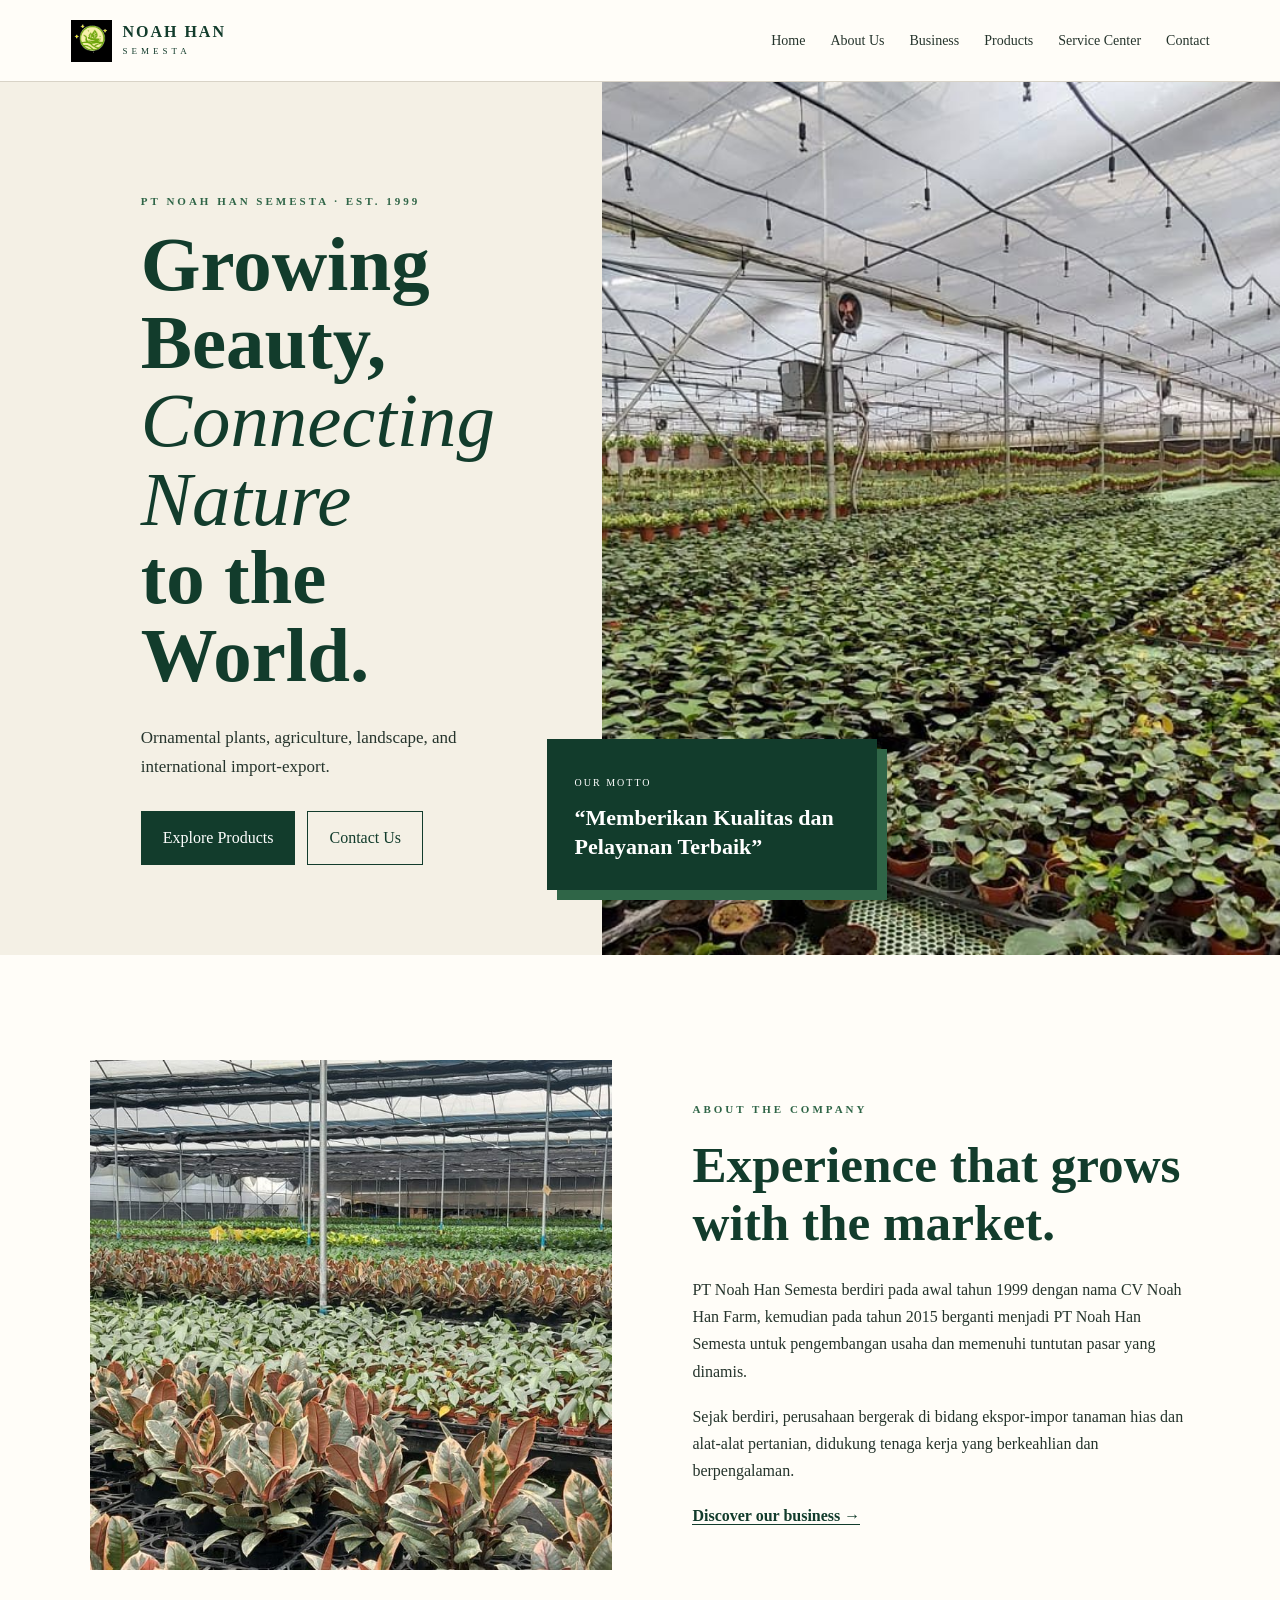
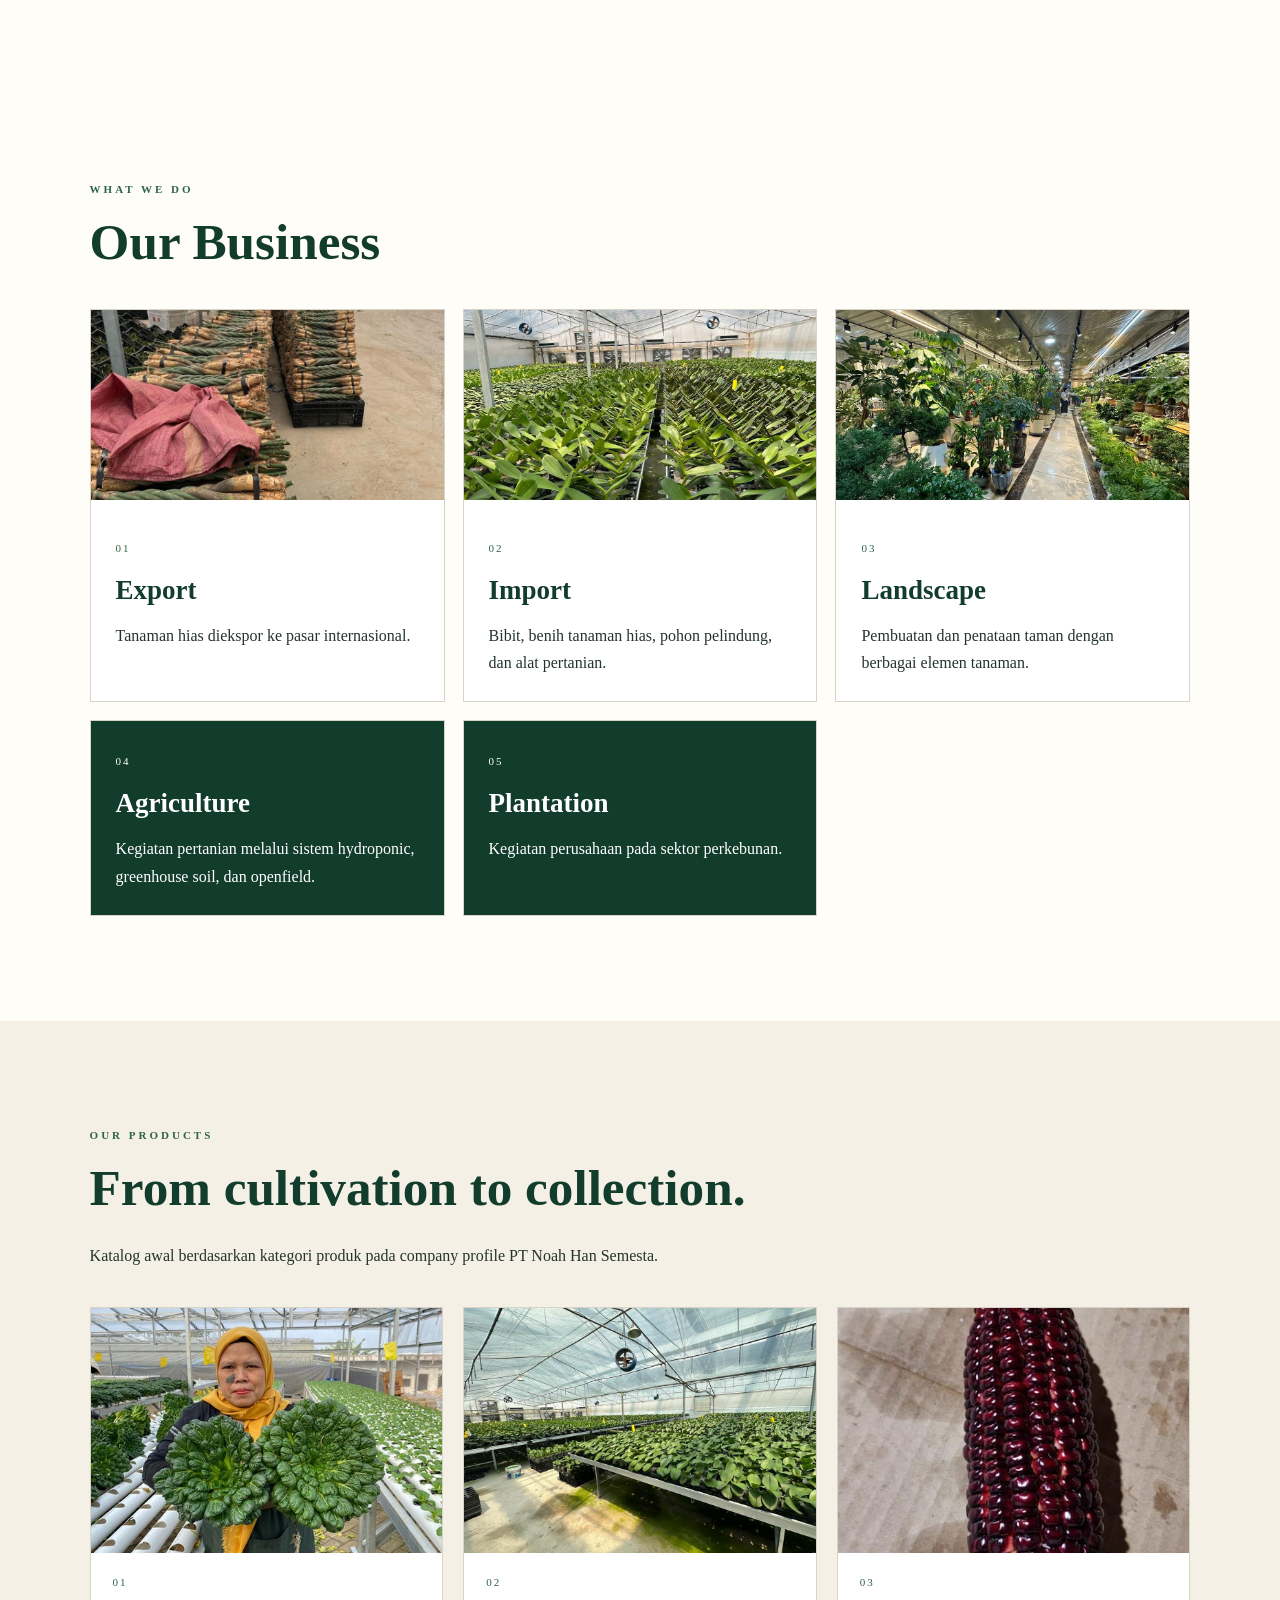
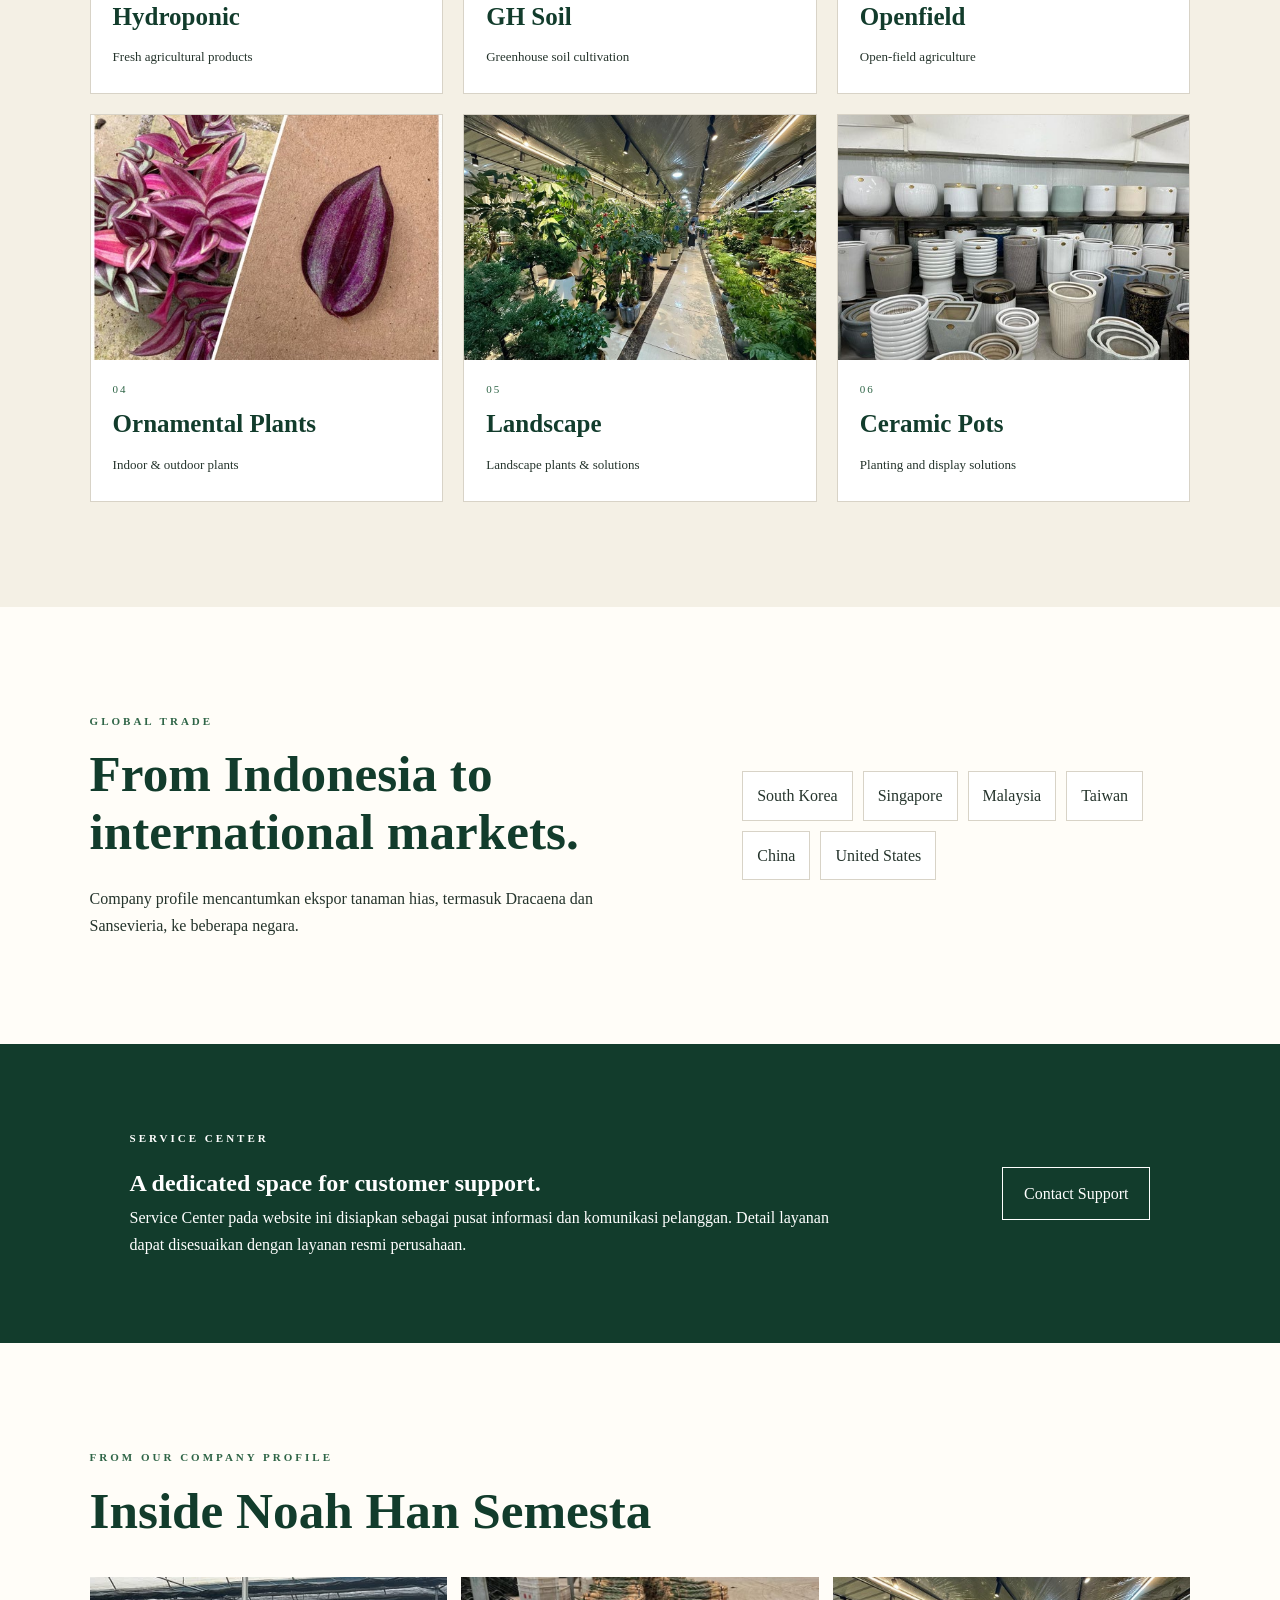
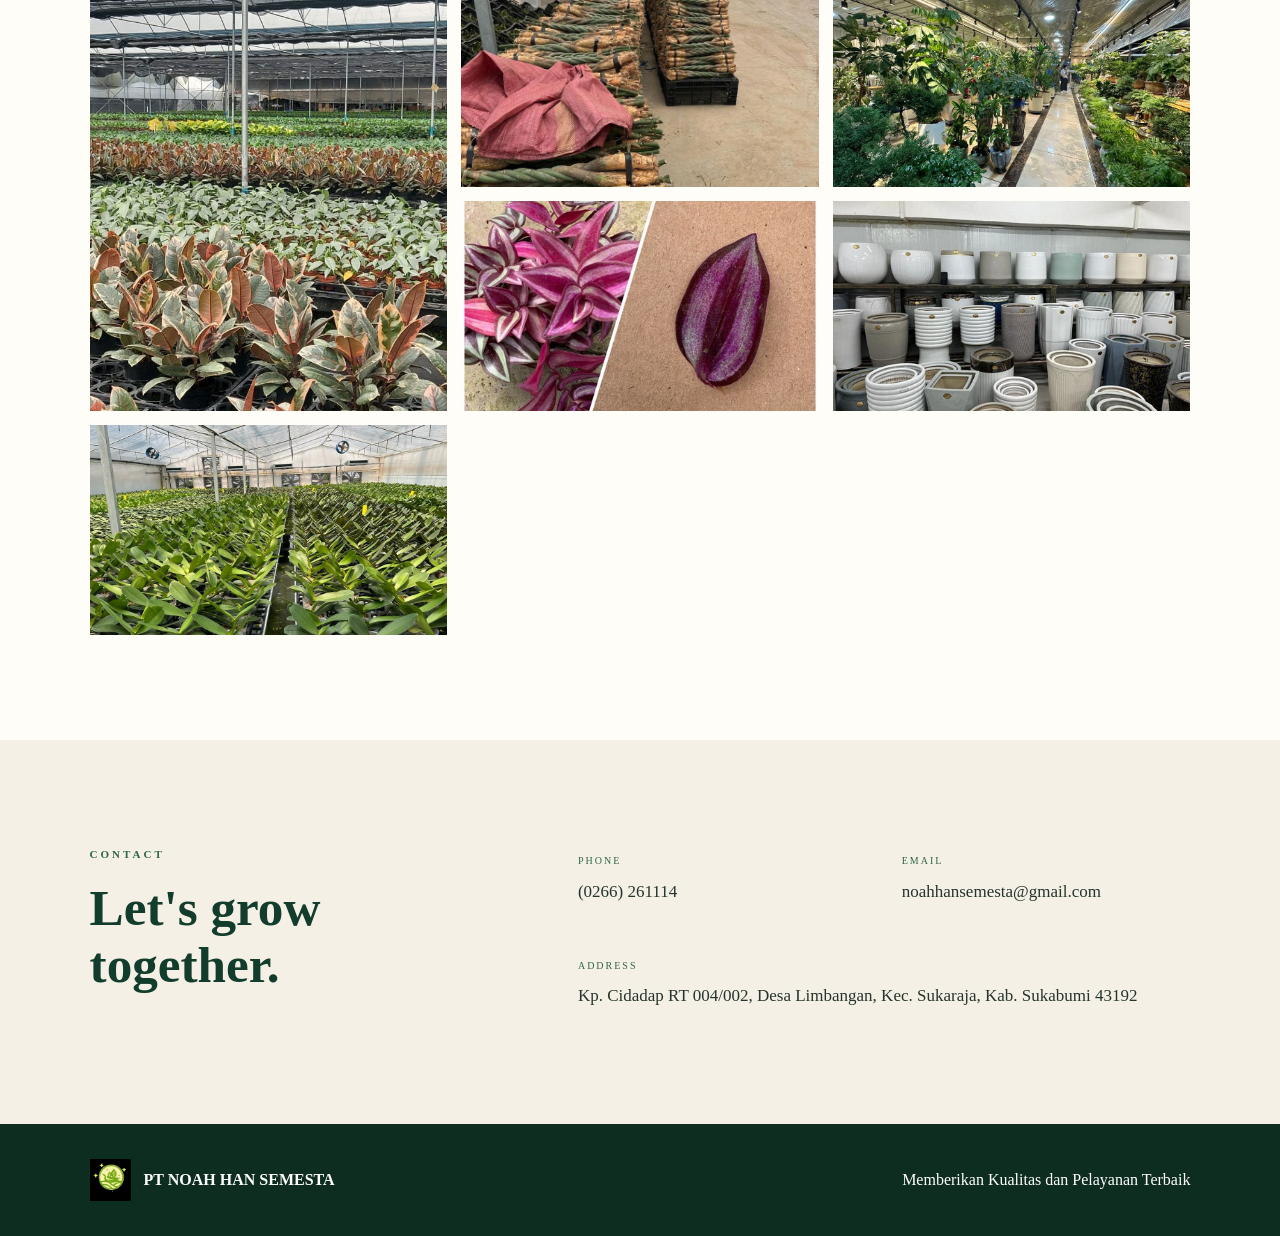
<file: index.html>
<!DOCTYPE html>
<html lang="id">
<head><meta name="google-site-verification" content="jVj6mM7nuvpWPGi5SfNDPE3593wB5dEkW7X7eLh2lZE" />
<meta charset="UTF-8"><meta name="viewport" content="width=device-width, initial-scale=1.0">
<title>PT Noah Han Semesta | Ornamental Plants & Agriculture</title>
<link rel="stylesheet" href="style.css">
</head>
<body>
<header class="navbar">
  <a class="brand" href="#home"><img src="images/logo-candidate-6.jpeg" alt="Logo PT Noah Han Semesta"><span>NOAH HAN<br><small>SEMESTA</small></span></a>
  <nav><a href="#home">Home</a><a href="#about">About Us</a><a href="#business">Business</a><a href="#products">Products</a><a href="#service">Service Center</a><a href="#contact">Contact</a></nav>
</header>
<main>
<section id="home" class="hero">
  <div class="hero-copy"><p class="eyebrow">PT NOAH HAN SEMESTA · EST. 1999</p><h1>Growing Beauty,<br><em>Connecting Nature</em><br>to the World.</h1><p class="hero-text">Ornamental plants, agriculture, landscape, and international import-export.</p><div class="buttons"><a class="btn primary" href="#products">Explore Products</a><a class="btn secondary" href="#contact">Contact Us</a></div></div>
  <div class="hero-media"><img src="images/p1-1.jpeg" alt="Greenhouse PT Noah Han Semesta"><div class="motto"><span>OUR MOTTO</span><strong>“Memberikan Kualitas dan Pelayanan Terbaik”</strong></div></div>
</section>
<section id="about" class="section about"><div class="image-wrap"><img src="images/p3-1.jpeg" alt="Greenhouse tanaman PT Noah Han Semesta"></div><div class="about-copy"><p class="eyebrow">ABOUT THE COMPANY</p><h2>Experience that grows with the market.</h2><p>PT Noah Han Semesta berdiri pada awal tahun 1999 dengan nama CV Noah Han Farm, kemudian pada tahun 2015 berganti menjadi PT Noah Han Semesta untuk pengembangan usaha dan memenuhi tuntutan pasar yang dinamis.</p><p>Sejak berdiri, perusahaan bergerak di bidang ekspor-impor tanaman hias dan alat-alat pertanian, didukung tenaga kerja yang berkeahlian dan berpengalaman.</p><a class="text-link" href="#business">Discover our business →</a></div></section>
<section id="business" class="section business"><div class="section-head"><p class="eyebrow">WHAT WE DO</p><h2>Our Business</h2></div><div class="business-grid">
<article><img src="images/p8-1.jpeg" alt="Kegiatan ekspor tanaman hias"><div><span>01</span><h3>Export</h3><p>Tanaman hias diekspor ke pasar internasional.</p></div></article>
<article><img src="images/p9-1.jpeg" alt="Tanaman untuk kegiatan impor"><div><span>02</span><h3>Import</h3><p>Bibit, benih tanaman hias, pohon pelindung, dan alat pertanian.</p></div></article>
<article><img src="images/p10-1.jpeg" alt="Landscape tanaman"><div><span>03</span><h3>Landscape</h3><p>Pembuatan dan penataan taman dengan berbagai elemen tanaman.</p></div></article>
<article class="no-image"><div><span>04</span><h3>Agriculture</h3><p>Kegiatan pertanian melalui sistem hydroponic, greenhouse soil, dan openfield.</p></div></article>
<article class="no-image"><div><span>05</span><h3>Plantation</h3><p>Kegiatan perusahaan pada sektor perkebunan.</p></div></article>
</div></section>
<section id="products" class="section products"><div class="section-head"><p class="eyebrow">OUR PRODUCTS</p><h2>From cultivation to collection.</h2><p class="lead">Katalog awal berdasarkan kategori produk pada company profile PT Noah Han Semesta.</p></div><div class="product-grid">
<article class="product-card"><img src="images/p11-1.jpeg" alt="Hydroponic"><div><p>01</p><h3>Hydroponic</h3><span>Fresh agricultural products</span></div></article>
<article class="product-card"><img src="images/p4-1.jpeg" alt="Greenhouse soil cultivation"><div><p>02</p><h3>GH Soil</h3><span>Greenhouse soil cultivation</span></div></article>
<article class="product-card"><img src="images/p13-1.jpeg" alt="Openfield"><div><p>03</p><h3>Openfield</h3><span>Open-field agriculture</span></div></article>
<article class="product-card"><img src="images/p14-1.jpeg" alt="Ornamental plants"><div><p>04</p><h3>Ornamental Plants</h3><span>Indoor & outdoor plants</span></div></article>
<article class="product-card"><img src="images/p10-1.jpeg" alt="Landscape"><div><p>05</p><h3>Landscape</h3><span>Landscape plants & solutions</span></div></article>
<article class="product-card"><img src="images/p16-1.jpeg" alt="Ceramic pots"><div><p>06</p><h3>Ceramic Pots</h3><span>Planting and display solutions</span></div></article>
</div></section>
<section class="section global"><div><p class="eyebrow">GLOBAL TRADE</p><h2>From Indonesia to international markets.</h2><p>Company profile mencantumkan ekspor tanaman hias, termasuk Dracaena dan Sansevieria, ke beberapa negara.</p></div><div class="country-list"><span>South Korea</span><span>Singapore</span><span>Malaysia</span><span>Taiwan</span><span>China</span><span>United States</span></div></section>
<section id="service" class="service"><div class="service-inner"><div><p class="eyebrow">SERVICE CENTER</p><h2>A dedicated space for customer support.</h2><p>Service Center pada website ini disiapkan sebagai pusat informasi dan komunikasi pelanggan. Detail layanan dapat disesuaikan dengan layanan resmi perusahaan.</p></div><a class="btn light" href="#contact">Contact Support</a></div></section>
<section class="section gallery"><div class="section-head"><p class="eyebrow">FROM OUR COMPANY PROFILE</p><h2>Inside Noah Han Semesta</h2></div><div class="gallery-grid"><img src="images/p3-1.jpeg" alt="Greenhouse"><img src="images/p8-1.jpeg" alt="Export preparation"><img src="images/p10-1.jpeg" alt="Landscape"><img src="images/p14-1.jpeg" alt="Ornamental plants"><img src="images/p16-1.jpeg" alt="Ceramic pots"><img src="images/p9-1.jpeg" alt="Import plants"></div></section>
<section id="contact" class="section contact"><div><p class="eyebrow">CONTACT</p><h2>Let's grow together.</h2></div><div class="contact-info"><div><small>PHONE</small><p>(0266) 261114</p></div><div><small>EMAIL</small><p>noahhansemesta@gmail.com</p></div><div><small>ADDRESS</small><p>Kp. Cidadap RT 004/002, Desa Limbangan, Kec. Sukaraja, Kab. Sukabumi 43192</p></div></div></section>
</main>
<footer><div class="footer-brand"><img src="images/logo-candidate-6.jpeg" alt="Logo"><strong>PT NOAH HAN SEMESTA</strong></div><p>Memberikan Kualitas dan Pelayanan Terbaik</p></footer>
<script src="script.js"></script>
</body></html>
</file>
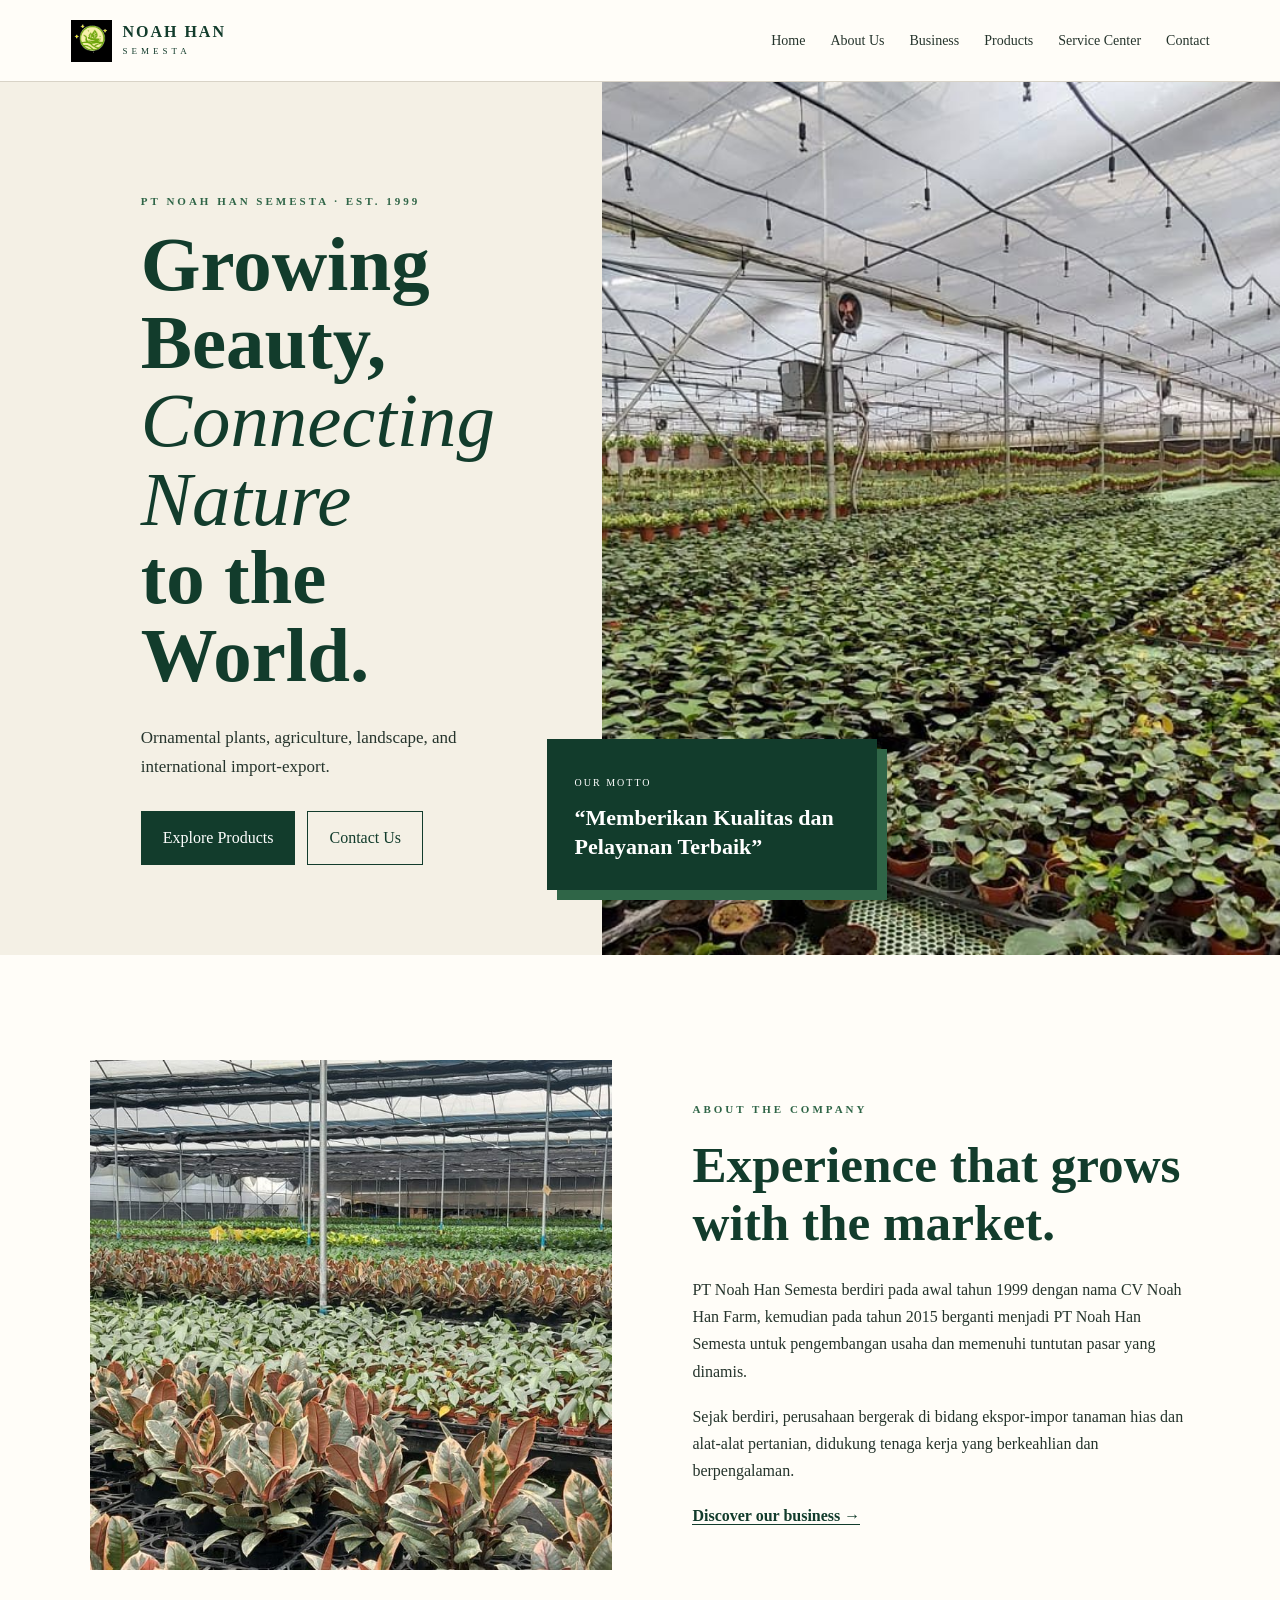
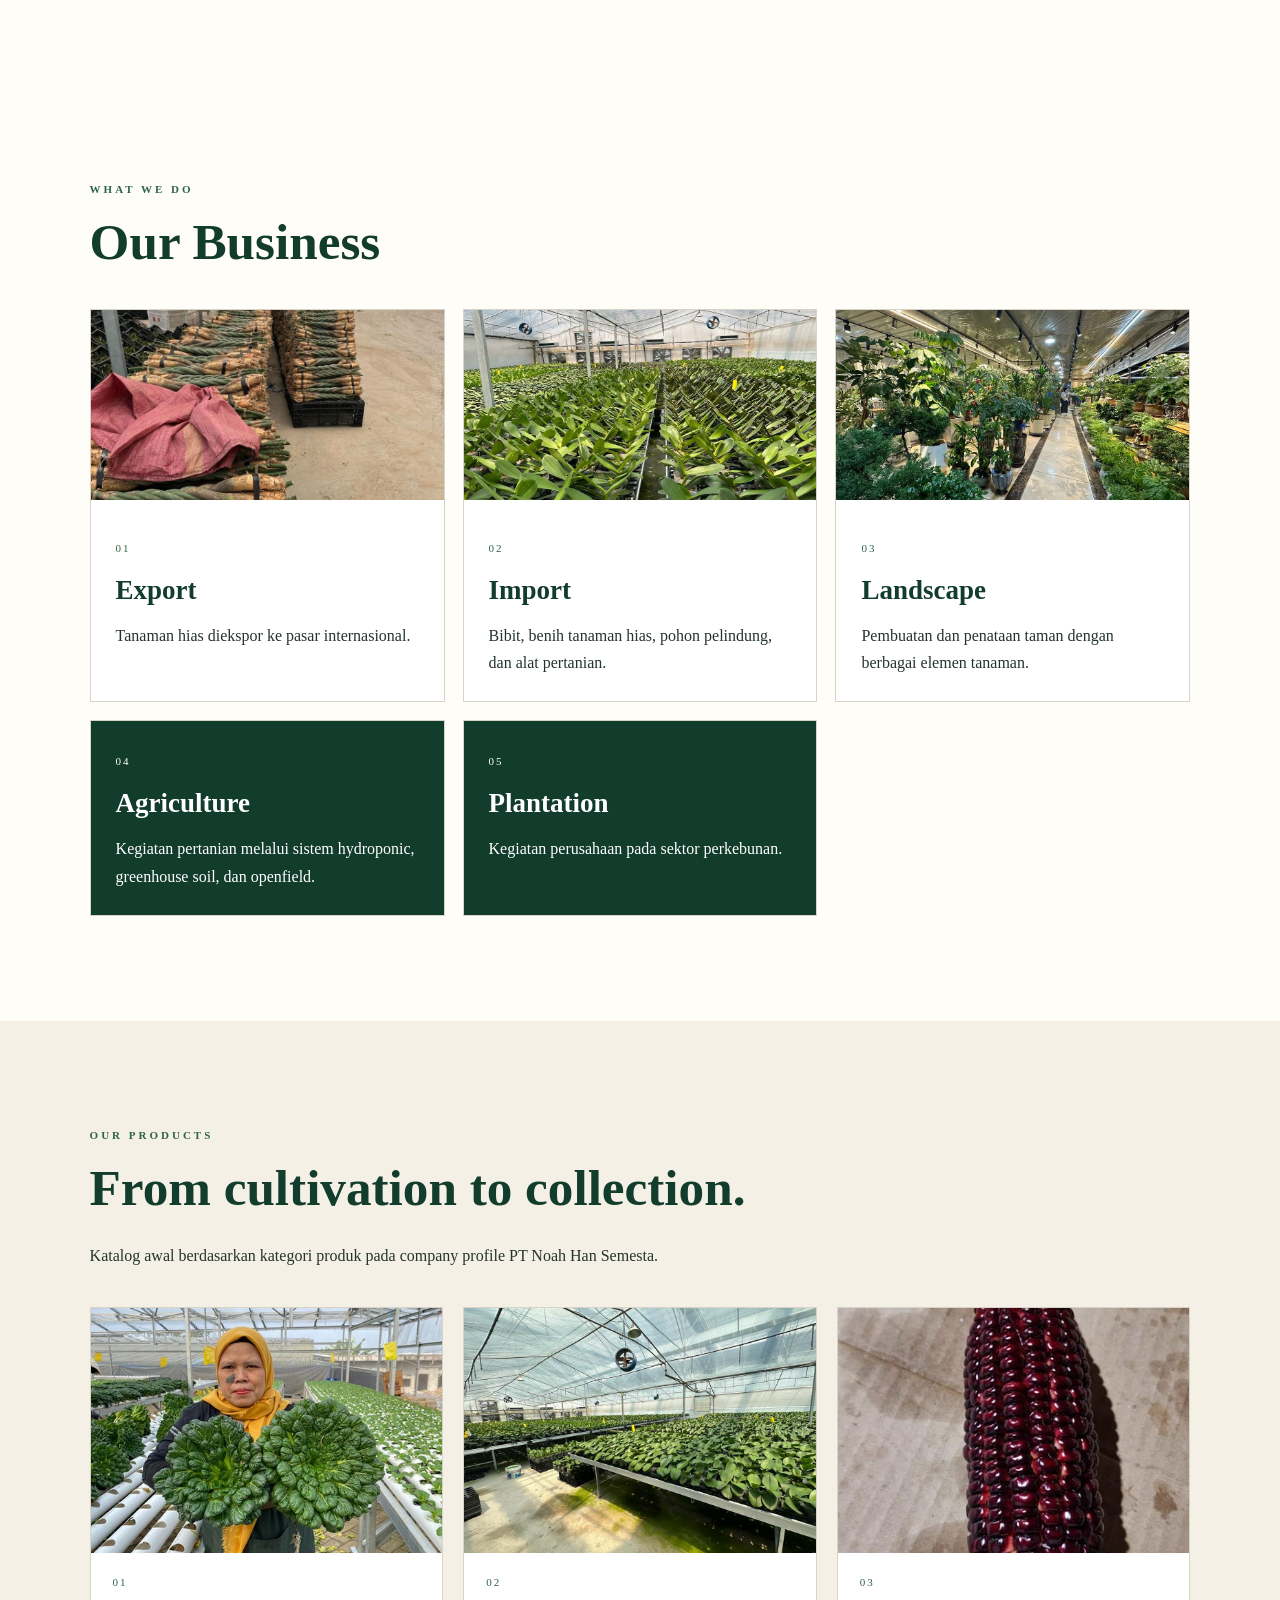
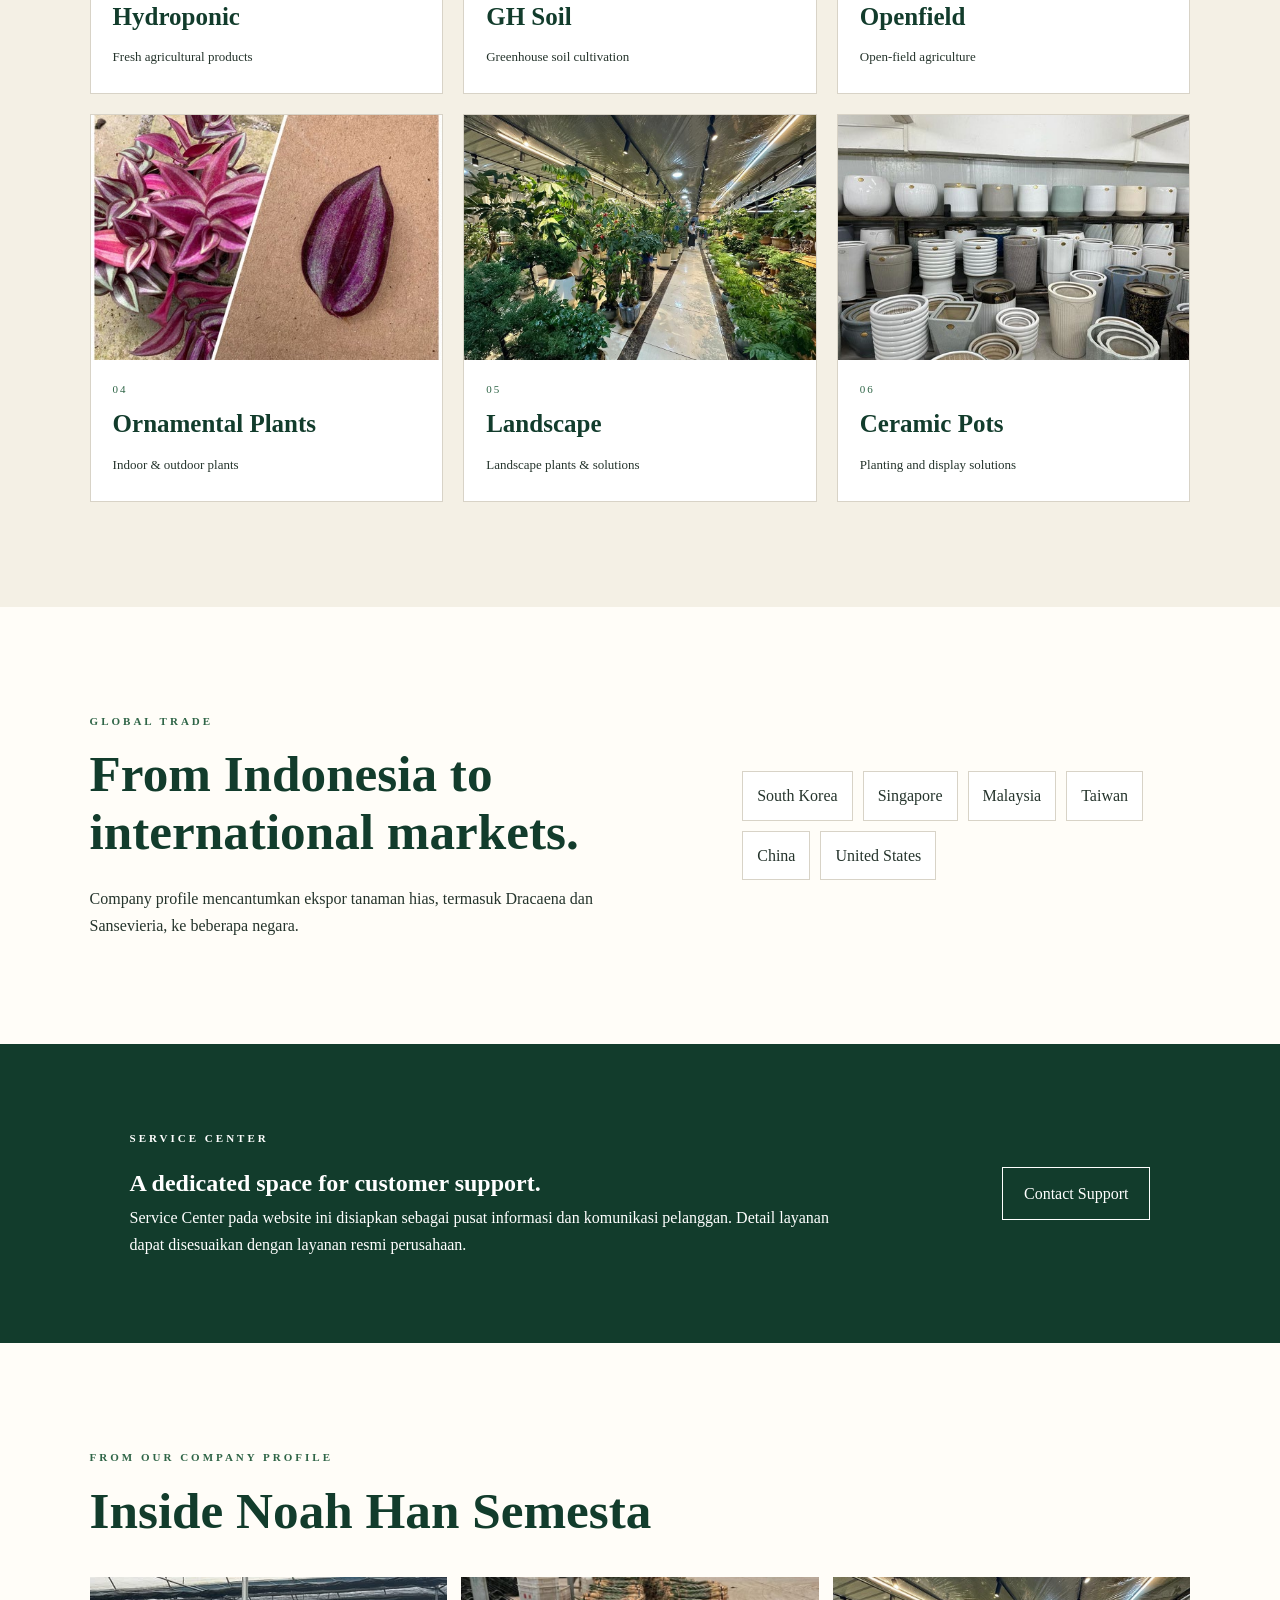
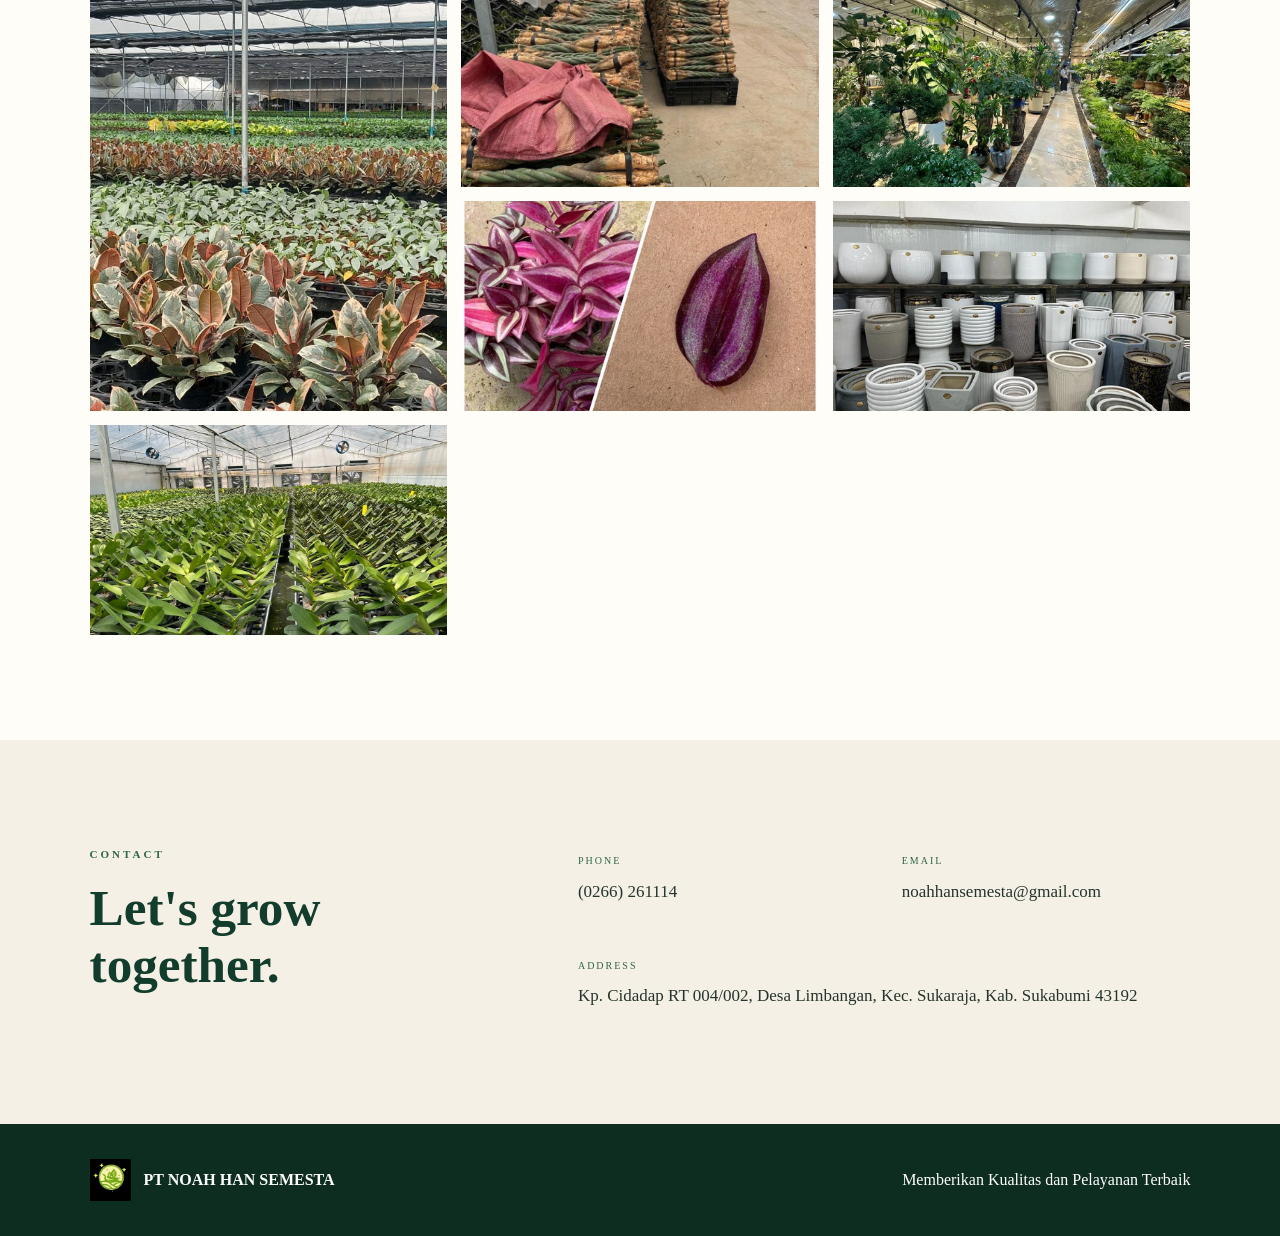
<file: PT-Noah-Han-Semesta-Website-V2-Media/index.html>
<!DOCTYPE html>
<html lang="id">
<head>
<meta charset="UTF-8"><meta name="viewport" content="width=device-width, initial-scale=1.0">
<title>PT Noah Han Semesta | Ornamental Plants & Agriculture</title>
<link rel="stylesheet" href="style.css">
</head>
<body>
<header class="navbar">
  <a class="brand" href="#home"><img src="images/logo-candidate-6.jpeg" alt="Logo PT Noah Han Semesta"><span>NOAH HAN<br><small>SEMESTA</small></span></a>
  <nav><a href="#home">Home</a><a href="#about">About Us</a><a href="#business">Business</a><a href="#products">Products</a><a href="#service">Service Center</a><a href="#contact">Contact</a></nav>
</header>
<main>
<section id="home" class="hero">
  <div class="hero-copy"><p class="eyebrow">PT NOAH HAN SEMESTA · EST. 1999</p><h1>Growing Beauty,<br><em>Connecting Nature</em><br>to the World.</h1><p class="hero-text">Ornamental plants, agriculture, landscape, and international import-export.</p><div class="buttons"><a class="btn primary" href="#products">Explore Products</a><a class="btn secondary" href="#contact">Contact Us</a></div></div>
  <div class="hero-media"><img src="images/p1-1.jpeg" alt="Greenhouse PT Noah Han Semesta"><div class="motto"><span>OUR MOTTO</span><strong>“Memberikan Kualitas dan Pelayanan Terbaik”</strong></div></div>
</section>
<section id="about" class="section about"><div class="image-wrap"><img src="images/p3-1.jpeg" alt="Greenhouse tanaman PT Noah Han Semesta"></div><div class="about-copy"><p class="eyebrow">ABOUT THE COMPANY</p><h2>Experience that grows with the market.</h2><p>PT Noah Han Semesta berdiri pada awal tahun 1999 dengan nama CV Noah Han Farm, kemudian pada tahun 2015 berganti menjadi PT Noah Han Semesta untuk pengembangan usaha dan memenuhi tuntutan pasar yang dinamis.</p><p>Sejak berdiri, perusahaan bergerak di bidang ekspor-impor tanaman hias dan alat-alat pertanian, didukung tenaga kerja yang berkeahlian dan berpengalaman.</p><a class="text-link" href="#business">Discover our business →</a></div></section>
<section id="business" class="section business"><div class="section-head"><p class="eyebrow">WHAT WE DO</p><h2>Our Business</h2></div><div class="business-grid">
<article><img src="images/p8-1.jpeg" alt="Kegiatan ekspor tanaman hias"><div><span>01</span><h3>Export</h3><p>Tanaman hias diekspor ke pasar internasional.</p></div></article>
<article><img src="images/p9-1.jpeg" alt="Tanaman untuk kegiatan impor"><div><span>02</span><h3>Import</h3><p>Bibit, benih tanaman hias, pohon pelindung, dan alat pertanian.</p></div></article>
<article><img src="images/p10-1.jpeg" alt="Landscape tanaman"><div><span>03</span><h3>Landscape</h3><p>Pembuatan dan penataan taman dengan berbagai elemen tanaman.</p></div></article>
<article class="no-image"><div><span>04</span><h3>Agriculture</h3><p>Kegiatan pertanian melalui sistem hydroponic, greenhouse soil, dan openfield.</p></div></article>
<article class="no-image"><div><span>05</span><h3>Plantation</h3><p>Kegiatan perusahaan pada sektor perkebunan.</p></div></article>
</div></section>
<section id="products" class="section products"><div class="section-head"><p class="eyebrow">OUR PRODUCTS</p><h2>From cultivation to collection.</h2><p class="lead">Katalog awal berdasarkan kategori produk pada company profile PT Noah Han Semesta.</p></div><div class="product-grid">
<article class="product-card"><img src="images/p11-1.jpeg" alt="Hydroponic"><div><p>01</p><h3>Hydroponic</h3><span>Fresh agricultural products</span></div></article>
<article class="product-card"><img src="images/p4-1.jpeg" alt="Greenhouse soil cultivation"><div><p>02</p><h3>GH Soil</h3><span>Greenhouse soil cultivation</span></div></article>
<article class="product-card"><img src="images/p13-1.jpeg" alt="Openfield"><div><p>03</p><h3>Openfield</h3><span>Open-field agriculture</span></div></article>
<article class="product-card"><img src="images/p14-1.jpeg" alt="Ornamental plants"><div><p>04</p><h3>Ornamental Plants</h3><span>Indoor & outdoor plants</span></div></article>
<article class="product-card"><img src="images/p10-1.jpeg" alt="Landscape"><div><p>05</p><h3>Landscape</h3><span>Landscape plants & solutions</span></div></article>
<article class="product-card"><img src="images/p16-1.jpeg" alt="Ceramic pots"><div><p>06</p><h3>Ceramic Pots</h3><span>Planting and display solutions</span></div></article>
</div></section>
<section class="section global"><div><p class="eyebrow">GLOBAL TRADE</p><h2>From Indonesia to international markets.</h2><p>Company profile mencantumkan ekspor tanaman hias, termasuk Dracaena dan Sansevieria, ke beberapa negara.</p></div><div class="country-list"><span>South Korea</span><span>Singapore</span><span>Malaysia</span><span>Taiwan</span><span>China</span><span>United States</span></div></section>
<section id="service" class="service"><div class="service-inner"><div><p class="eyebrow">SERVICE CENTER</p><h2>A dedicated space for customer support.</h2><p>Service Center pada website ini disiapkan sebagai pusat informasi dan komunikasi pelanggan. Detail layanan dapat disesuaikan dengan layanan resmi perusahaan.</p></div><a class="btn light" href="#contact">Contact Support</a></div></section>
<section class="section gallery"><div class="section-head"><p class="eyebrow">FROM OUR COMPANY PROFILE</p><h2>Inside Noah Han Semesta</h2></div><div class="gallery-grid"><img src="images/p3-1.jpeg" alt="Greenhouse"><img src="images/p8-1.jpeg" alt="Export preparation"><img src="images/p10-1.jpeg" alt="Landscape"><img src="images/p14-1.jpeg" alt="Ornamental plants"><img src="images/p16-1.jpeg" alt="Ceramic pots"><img src="images/p9-1.jpeg" alt="Import plants"></div></section>
<section id="contact" class="section contact"><div><p class="eyebrow">CONTACT</p><h2>Let's grow together.</h2></div><div class="contact-info"><div><small>PHONE</small><p>(0266) 261114</p></div><div><small>EMAIL</small><p>noahhansemesta@gmail.com</p></div><div><small>ADDRESS</small><p>Kp. Cidadap RT 004/002, Desa Limbangan, Kec. Sukaraja, Kab. Sukabumi 43192</p></div></div></section>
</main>
<footer><div class="footer-brand"><img src="images/logo-candidate-6.jpeg" alt="Logo"><strong>PT NOAH HAN SEMESTA</strong></div><p>Memberikan Kualitas dan Pelayanan Terbaik</p></footer>
<script src="script.js"></script>
</body></html>
</file>
<file: style.css>
*{box-sizing:border-box;margin:0;padding:0}html{scroll-behavior:smooth}:root{--green:#123c2c;--green2:#2f6547;--cream:#f4f0e5;--white:#fffdf8;--text:#25342c;--line:#d8d3c7;--gold:#b59a63}body{font-family:Georgia,"Times New Roman",serif;color:var(--text);background:var(--white);line-height:1.7}.navbar{height:82px;position:sticky;top:0;z-index:20;display:flex;align-items:center;justify-content:space-between;padding:0 5.5%;background:rgba(255,253,248,.96);backdrop-filter:blur(10px);border-bottom:1px solid var(--line)}.brand{display:flex;align-items:center;gap:10px;color:var(--green);text-decoration:none;font-weight:700;letter-spacing:2px;line-height:1.05}.brand img{width:42px;height:42px;object-fit:contain}.brand small{font-size:9px;letter-spacing:4px;font-weight:400}nav{display:flex;gap:25px}nav a{font-size:14px;color:var(--text);text-decoration:none}nav a:hover{color:var(--green2)}.hero{min-height:720px;background:var(--cream);display:grid;grid-template-columns:47% 53%;overflow:hidden}.hero-copy{padding:110px 6vw 90px 11vw;display:flex;flex-direction:column;justify-content:center}.eyebrow{font-size:11px;letter-spacing:3px;font-weight:700;color:var(--green2);margin-bottom:15px}.hero h1{font-size:clamp(48px,6vw,82px);line-height:1.02;color:var(--green);margin-bottom:28px}.hero h1 em{font-weight:400}.hero-text{font-size:17px;max-width:560px;margin-bottom:30px}.buttons{display:flex;gap:12px;flex-wrap:wrap}.btn{display:inline-block;padding:12px 21px;text-decoration:none;border:1px solid var(--green);transition:.25s}.primary{background:var(--green);color:#fff}.secondary{color:var(--green)}.btn:hover{transform:translateY(-2px)}.hero-media{position:relative;min-height:720px}.hero-media>img{width:100%;height:100%;object-fit:cover}.motto{position:absolute;left:-55px;bottom:65px;width:330px;padding:28px;background:var(--green);color:#fff;box-shadow:10px 10px 0 var(--green2)}.motto span{font-size:10px;letter-spacing:2px}.motto strong{display:block;font-size:22px;line-height:1.3;margin-top:10px}.section{max-width:1400px;margin:auto;padding:105px 7%}.about{display:grid;grid-template-columns:1.05fr 1fr;gap:80px;align-items:center}.image-wrap{height:510px;overflow:hidden}.image-wrap img{width:100%;height:100%;object-fit:cover}.about h2,.section h2{font-size:clamp(35px,4vw,58px);line-height:1.12;color:var(--green);margin-bottom:25px}.about-copy p{margin-bottom:18px}.text-link{color:var(--green);font-weight:700;text-decoration:none;border-bottom:1px solid var(--green)}.business{background:var(--white)}.section-head{margin-bottom:38px}.lead{max-width:650px}.business-grid{display:grid;grid-template-columns:repeat(3,1fr);gap:18px}.business-grid article{border:1px solid var(--line);background:#fff;overflow:hidden}.business-grid article img{width:100%;height:190px;object-fit:cover}.business-grid article>div{padding:25px}.business-grid span,.product-card p{font-size:11px;letter-spacing:2px;color:var(--green2)}.business-grid h3{font-size:27px;color:var(--green);margin:8px 0}.business-grid .no-image{background:var(--green);color:#fff}.business-grid .no-image h3,.business-grid .no-image span{color:#fff}.products{background:var(--cream);max-width:none}.product-grid{max-width:1200px;margin:auto;display:grid;grid-template-columns:repeat(3,1fr);gap:20px}.product-card{background:#fff;overflow:hidden;border:1px solid var(--line)}.product-card img{width:100%;height:245px;object-fit:cover;display:block}.product-card>div{padding:20px 22px 24px}.product-card h3{color:var(--green);font-size:25px;margin:4px 0}.product-card span{font-size:13px}.global{display:grid;grid-template-columns:1.3fr 1fr;gap:70px;align-items:center}.country-list{display:flex;flex-wrap:wrap;gap:10px}.country-list span{border:1px solid var(--line);padding:10px 14px;background:#fff}.service{background:var(--green);color:#fff}.service-inner{max-width:1200px;margin:auto;padding:85px 7%;display:flex;justify-content:space-between;align-items:center;gap:40px}.service h2,.service .eyebrow{color:#fff}.service p{max-width:700px}.light{color:#fff;border-color:#fff;white-space:nowrap}.gallery-grid{display:grid;grid-template-columns:repeat(3,1fr);grid-auto-rows:210px;gap:14px}.gallery-grid img{width:100%;height:100%;object-fit:cover}.gallery-grid img:first-child{grid-row:span 2}.contact{background:var(--cream);max-width:none;display:grid;grid-template-columns:1fr 1.5fr;gap:80px}.contact-info{display:grid;grid-template-columns:1fr 1fr;gap:35px}.contact-info div:last-child{grid-column:span 2}.contact-info small{font-size:10px;letter-spacing:2px;color:var(--green2)}.contact-info p{font-size:17px;margin-top:5px}footer{padding:35px 7%;background:#0e2d21;color:#fff;display:flex;justify-content:space-between;align-items:center;gap:20px}.footer-brand{display:flex;align-items:center;gap:12px}.footer-brand img{width:42px;height:42px;object-fit:contain}@media(max-width:900px){nav{gap:12px}nav a:nth-child(3),nav a:nth-child(4){display:none}.hero{grid-template-columns:1fr}.hero-copy{padding:80px 8% 55px}.hero-media{min-height:500px}.motto{left:8%;bottom:35px}.about,.global,.contact{grid-template-columns:1fr}.business-grid,.product-grid{grid-template-columns:1fr 1fr}.contact-info{grid-template-columns:1fr}.contact-info div:last-child{grid-column:auto}}@media(max-width:600px){.navbar{height:70px}.brand img{width:34px;height:34px}nav{display:none}.hero h1{font-size:48px}.hero-media{min-height:390px}.motto{width:280px}.business-grid,.product-grid{grid-template-columns:1fr}.gallery-grid{grid-template-columns:1fr 1fr;grid-auto-rows:170px}.section{padding:75px 7%}.service-inner,footer{flex-direction:column;align-items:flex-start}.contact{gap:35px}}
</file>
<file: PT-Noah-Han-Semesta-Website-V2-Media/style.css>
*{box-sizing:border-box;margin:0;padding:0}html{scroll-behavior:smooth}:root{--green:#123c2c;--green2:#2f6547;--cream:#f4f0e5;--white:#fffdf8;--text:#25342c;--line:#d8d3c7;--gold:#b59a63}body{font-family:Georgia,"Times New Roman",serif;color:var(--text);background:var(--white);line-height:1.7}.navbar{height:82px;position:sticky;top:0;z-index:20;display:flex;align-items:center;justify-content:space-between;padding:0 5.5%;background:rgba(255,253,248,.96);backdrop-filter:blur(10px);border-bottom:1px solid var(--line)}.brand{display:flex;align-items:center;gap:10px;color:var(--green);text-decoration:none;font-weight:700;letter-spacing:2px;line-height:1.05}.brand img{width:42px;height:42px;object-fit:contain}.brand small{font-size:9px;letter-spacing:4px;font-weight:400}nav{display:flex;gap:25px}nav a{font-size:14px;color:var(--text);text-decoration:none}nav a:hover{color:var(--green2)}.hero{min-height:720px;background:var(--cream);display:grid;grid-template-columns:47% 53%;overflow:hidden}.hero-copy{padding:110px 6vw 90px 11vw;display:flex;flex-direction:column;justify-content:center}.eyebrow{font-size:11px;letter-spacing:3px;font-weight:700;color:var(--green2);margin-bottom:15px}.hero h1{font-size:clamp(48px,6vw,82px);line-height:1.02;color:var(--green);margin-bottom:28px}.hero h1 em{font-weight:400}.hero-text{font-size:17px;max-width:560px;margin-bottom:30px}.buttons{display:flex;gap:12px;flex-wrap:wrap}.btn{display:inline-block;padding:12px 21px;text-decoration:none;border:1px solid var(--green);transition:.25s}.primary{background:var(--green);color:#fff}.secondary{color:var(--green)}.btn:hover{transform:translateY(-2px)}.hero-media{position:relative;min-height:720px}.hero-media>img{width:100%;height:100%;object-fit:cover}.motto{position:absolute;left:-55px;bottom:65px;width:330px;padding:28px;background:var(--green);color:#fff;box-shadow:10px 10px 0 var(--green2)}.motto span{font-size:10px;letter-spacing:2px}.motto strong{display:block;font-size:22px;line-height:1.3;margin-top:10px}.section{max-width:1400px;margin:auto;padding:105px 7%}.about{display:grid;grid-template-columns:1.05fr 1fr;gap:80px;align-items:center}.image-wrap{height:510px;overflow:hidden}.image-wrap img{width:100%;height:100%;object-fit:cover}.about h2,.section h2{font-size:clamp(35px,4vw,58px);line-height:1.12;color:var(--green);margin-bottom:25px}.about-copy p{margin-bottom:18px}.text-link{color:var(--green);font-weight:700;text-decoration:none;border-bottom:1px solid var(--green)}.business{background:var(--white)}.section-head{margin-bottom:38px}.lead{max-width:650px}.business-grid{display:grid;grid-template-columns:repeat(3,1fr);gap:18px}.business-grid article{border:1px solid var(--line);background:#fff;overflow:hidden}.business-grid article img{width:100%;height:190px;object-fit:cover}.business-grid article>div{padding:25px}.business-grid span,.product-card p{font-size:11px;letter-spacing:2px;color:var(--green2)}.business-grid h3{font-size:27px;color:var(--green);margin:8px 0}.business-grid .no-image{background:var(--green);color:#fff}.business-grid .no-image h3,.business-grid .no-image span{color:#fff}.products{background:var(--cream);max-width:none}.product-grid{max-width:1200px;margin:auto;display:grid;grid-template-columns:repeat(3,1fr);gap:20px}.product-card{background:#fff;overflow:hidden;border:1px solid var(--line)}.product-card img{width:100%;height:245px;object-fit:cover;display:block}.product-card>div{padding:20px 22px 24px}.product-card h3{color:var(--green);font-size:25px;margin:4px 0}.product-card span{font-size:13px}.global{display:grid;grid-template-columns:1.3fr 1fr;gap:70px;align-items:center}.country-list{display:flex;flex-wrap:wrap;gap:10px}.country-list span{border:1px solid var(--line);padding:10px 14px;background:#fff}.service{background:var(--green);color:#fff}.service-inner{max-width:1200px;margin:auto;padding:85px 7%;display:flex;justify-content:space-between;align-items:center;gap:40px}.service h2,.service .eyebrow{color:#fff}.service p{max-width:700px}.light{color:#fff;border-color:#fff;white-space:nowrap}.gallery-grid{display:grid;grid-template-columns:repeat(3,1fr);grid-auto-rows:210px;gap:14px}.gallery-grid img{width:100%;height:100%;object-fit:cover}.gallery-grid img:first-child{grid-row:span 2}.contact{background:var(--cream);max-width:none;display:grid;grid-template-columns:1fr 1.5fr;gap:80px}.contact-info{display:grid;grid-template-columns:1fr 1fr;gap:35px}.contact-info div:last-child{grid-column:span 2}.contact-info small{font-size:10px;letter-spacing:2px;color:var(--green2)}.contact-info p{font-size:17px;margin-top:5px}footer{padding:35px 7%;background:#0e2d21;color:#fff;display:flex;justify-content:space-between;align-items:center;gap:20px}.footer-brand{display:flex;align-items:center;gap:12px}.footer-brand img{width:42px;height:42px;object-fit:contain}@media(max-width:900px){nav{gap:12px}nav a:nth-child(3),nav a:nth-child(4){display:none}.hero{grid-template-columns:1fr}.hero-copy{padding:80px 8% 55px}.hero-media{min-height:500px}.motto{left:8%;bottom:35px}.about,.global,.contact{grid-template-columns:1fr}.business-grid,.product-grid{grid-template-columns:1fr 1fr}.contact-info{grid-template-columns:1fr}.contact-info div:last-child{grid-column:auto}}@media(max-width:600px){.navbar{height:70px}.brand img{width:34px;height:34px}nav{display:none}.hero h1{font-size:48px}.hero-media{min-height:390px}.motto{width:280px}.business-grid,.product-grid{grid-template-columns:1fr}.gallery-grid{grid-template-columns:1fr 1fr;grid-auto-rows:170px}.section{padding:75px 7%}.service-inner,footer{flex-direction:column;align-items:flex-start}.contact{gap:35px}}
</file>
